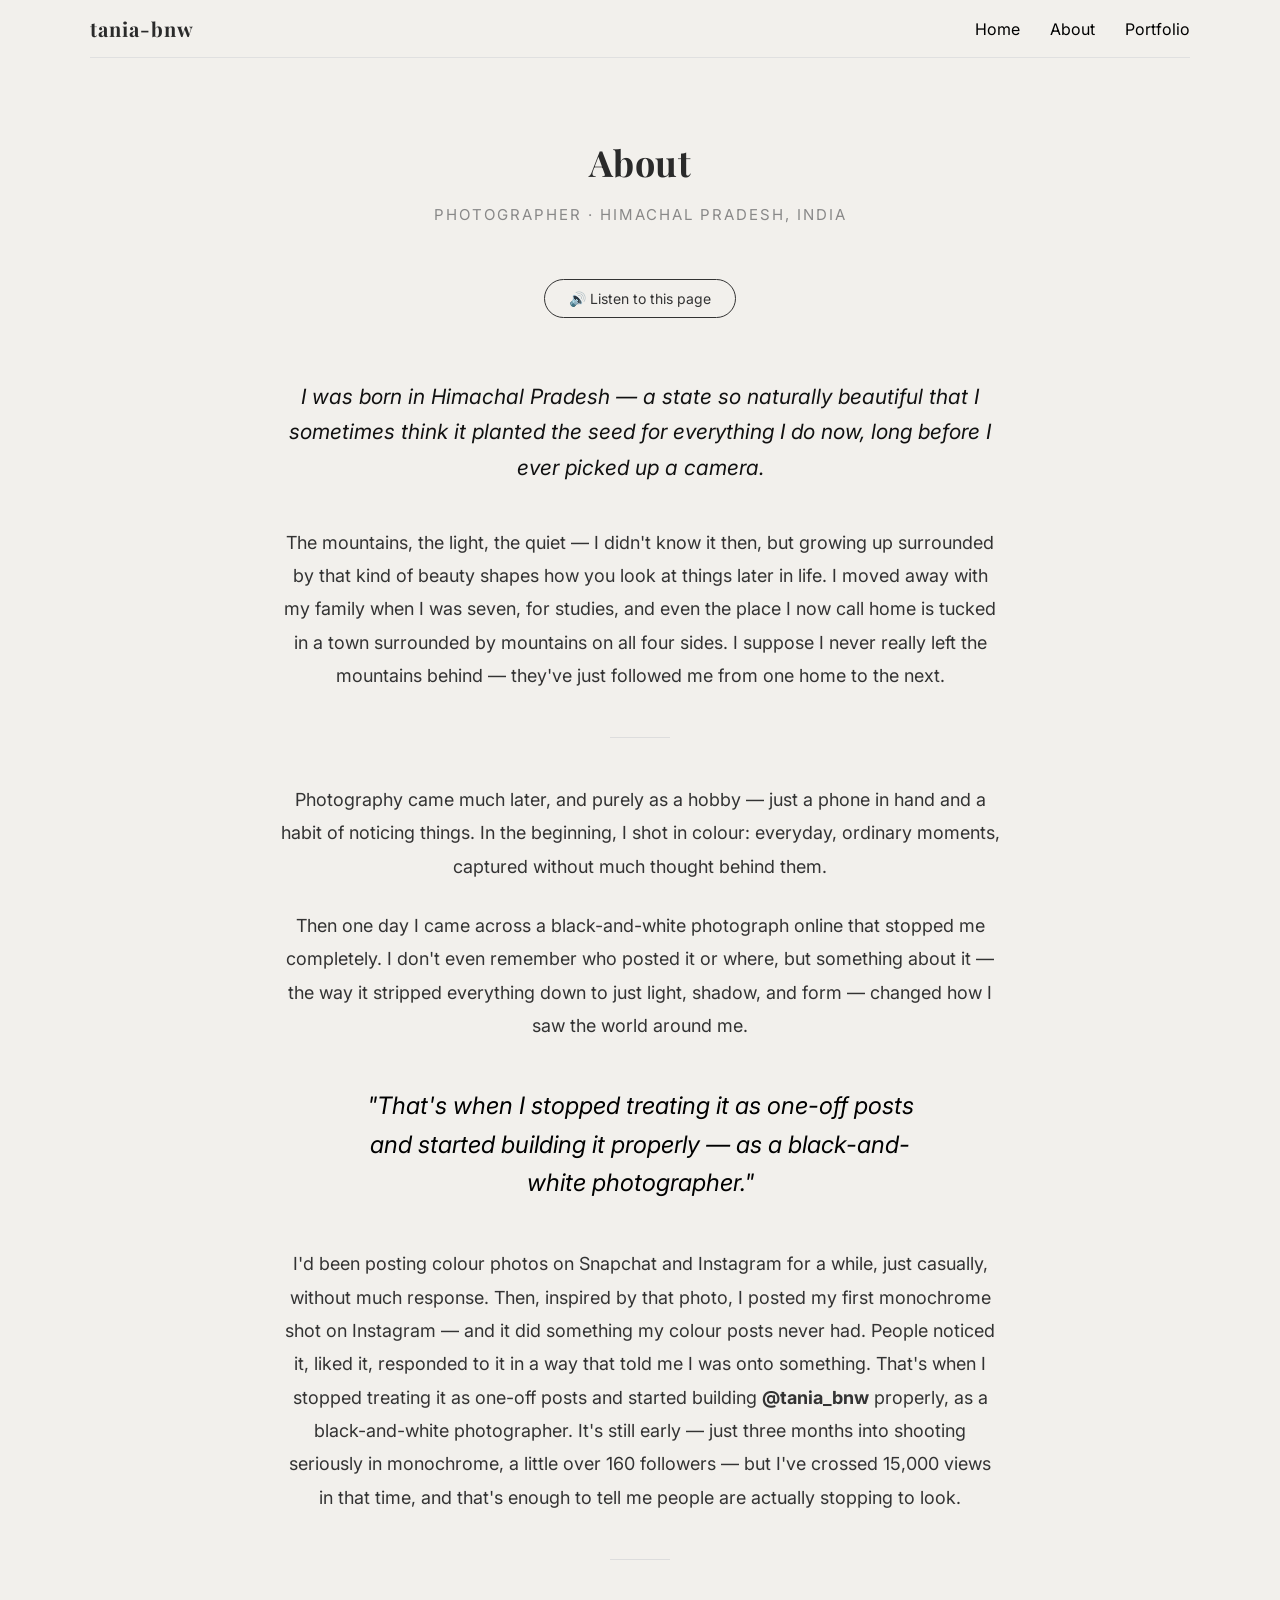
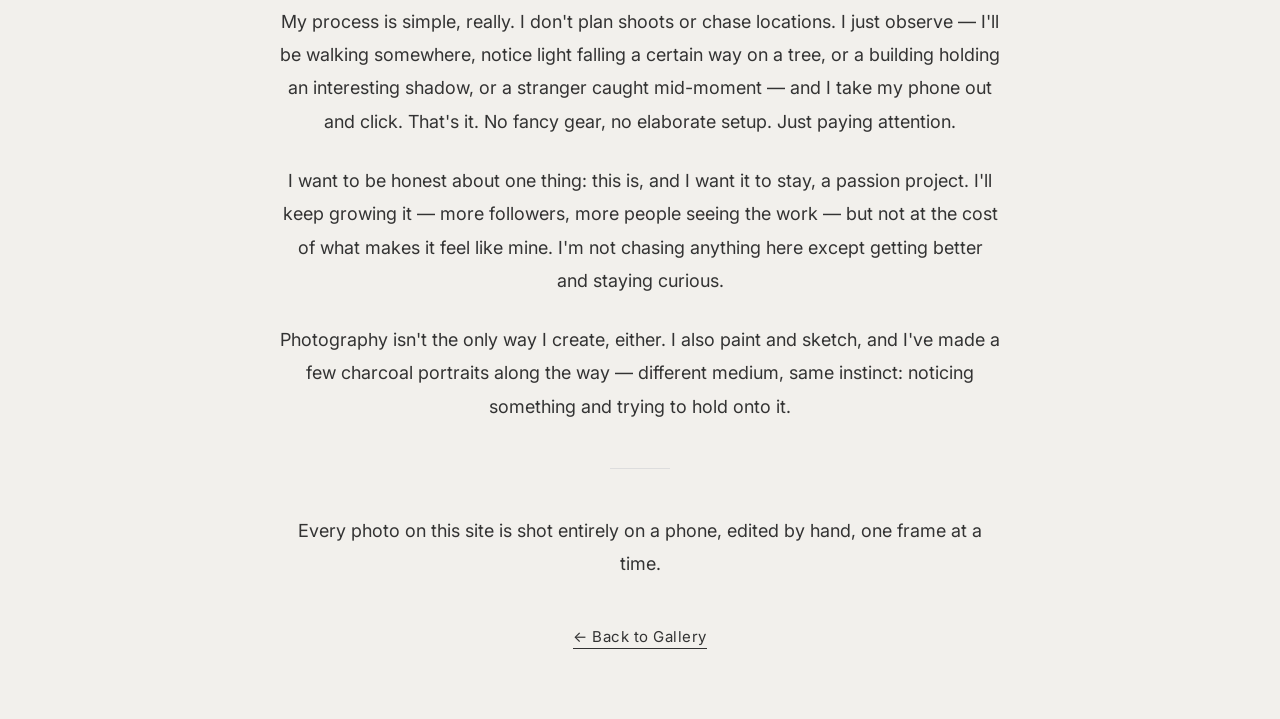
<file: about.html>
<!DOCTYPE html>
<html lang="en">
    <head>
        <meta charset="UTF-8">
        <meta name="viewport" content="width=device-width, initial-scale=1.0">
        <title>About | tania_bnw🖤</title>
        <link rel="preconnect" href="https://fonts.googleapis.com">
        <link rel="preconnect" href="https://fonts.gstatic.com" crossorigin>
        <link href="https://fonts.googleapis.com/css2?family=Playfair+Display:wght@400;600;700&family=Inter:wght@300;400;500&display=swap" rel="stylesheet"> 
        <link rel="stylesheet" href="style.css">
    </head>
    <body>

        <nav>
            <div class="logo">tania-bnw</div>
            <ul class="nav-links">
                <li><a href="imdex.html">Home</a></li>
                <li><a href="about.html">About</a></li>
                <li><a href="portfolio.html">Portfolio</a></li>
            </ul>
        </nav>

        <section id="about">
    <h2>About</h2>
    <p class="subtitle">Photographer · Himachal Pradesh, India</p>

    <button id="read-aloud-btn" class="read-btn">🔊 Listen to this page</button>
    
    <p class="lead">I was born in Himachal Pradesh — a state so naturally beautiful that I sometimes think it planted the seed for everything I do now, long before I ever picked up a camera.</p>

    <p>The mountains, the light, the quiet — I didn't know it then, but growing up surrounded by that kind of beauty shapes how you look at things later in life. I moved away with my family when I was seven, for studies, and even the place I now call home is tucked in a town surrounded by mountains on all four sides. I suppose I never really left the mountains behind — they've just followed me from one home to the next.</p>

    <hr class="divider">

    <p>Photography came much later, and purely as a hobby — just a phone in hand and a habit of noticing things. In the beginning, I shot in colour: everyday, ordinary moments, captured without much thought behind them.</p>

    <p>Then one day I came across a black-and-white photograph online that stopped me completely. I don't even remember who posted it or where, but something about it — the way it stripped everything down to just light, shadow, and form — changed how I saw the world around me.</p>

    <p class="pull">"That's when I stopped treating it as one-off posts and started building it properly — as a black-and-white photographer."</p>

    <p>I'd been posting colour photos on Snapchat and Instagram for a while, just casually, without much response. Then, inspired by that photo, I posted my first monochrome shot on Instagram — and it did something my colour posts never had. People noticed it, liked it, responded to it in a way that told me I was onto something. That's when I stopped treating it as one-off posts and started building <strong>@tania_bnw</strong> properly, as a black-and-white photographer. It's still early — just three months into shooting seriously in monochrome, a little over 160 followers — but I've crossed 15,000 views in that time, and that's enough to tell me people are actually stopping to look.</p>

    <hr class="divider">

    <p>My process is simple, really. I don't plan shoots or chase locations. I just observe — I'll be walking somewhere, notice light falling a certain way on a tree, or a building holding an interesting shadow, or a stranger caught mid-moment — and I take my phone out and click. That's it. No fancy gear, no elaborate setup. Just paying attention.</p>

    <p>I want to be honest about one thing: this is, and I want it to stay, a passion project. I'll keep growing it — more followers, more people seeing the work — but not at the cost of what makes it feel like mine. I'm not chasing anything here except getting better and staying curious.</p>

    <p>Photography isn't the only way I create, either. I also paint and sketch, and I've made a few charcoal portraits along the way — different medium, same instinct: noticing something and trying to hold onto it.</p>

    <hr class="divider">

    <p>Every photo on this site is shot entirely on a phone, edited by hand, one frame at a time.</p>

    <a class="back-link" href="index.html">← Back to Gallery</a>
    <script>
    const readBtn = document.getElementById('read-aloud-btn');
    const aboutText = document.getElementById('about').innerText;
    let utterance = null;

    readBtn.addEventListener('click', () => {
        if (speechSynthesis.speaking) {
            speechSynthesis.cancel();
            readBtn.classList.remove('reading');
            readBtn.textContent = '🔊 Listen to this page';
            return;
        }

        utterance = new SpeechSynthesisUtterance(aboutText);
        utterance.rate = 0.95;
        utterance.pitch = 1;

        utterance.onend = () => {
            readBtn.classList.remove('reading');
            readBtn.textContent = '🔊 Listen to this page';
        };

        speechSynthesis.speak(utterance);
        readBtn.classList.add('reading');
        readBtn.textContent = '⏸ Stop reading';
    });
</script>
</section>
    </body>
</html>
</file>
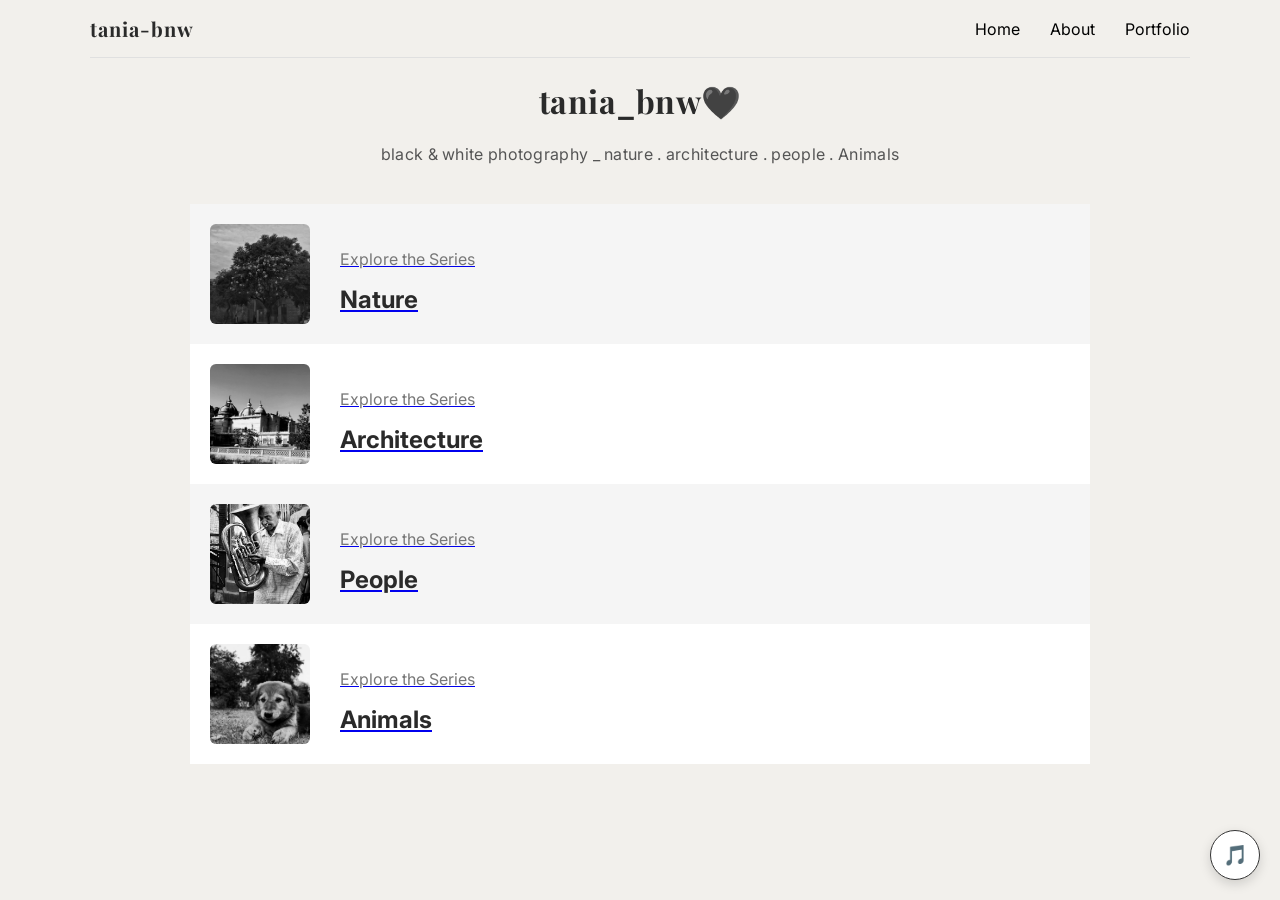
<file: portfolio.html>
<!DOCTYPE html>
<html lang="en">
<head>
    <meta charset="UTF-8">
    <meta name="viewport" content="width=device-width, initial-scale=1.0">
    <title>Portfolio | tania_bnw</title>
    <link rel="preconnect" href="https://fonts.googleapis.com">
    <link rel="preconnect" href="https://fonts.gstatic.com" crossorigin>
    <link href="https://fonts.googleapis.com/css2?family=Playfair+Display:wght@400;600;700&family=Inter:wght@300;400;500&display=swap" rel="stylesheet">
    <link rel="stylesheet" href="style.css">
</head>
<body>

    <nav>
        <div class="logo">tania-bnw</div>
        <ul class="nav-links">
            <li><a href="index.html">Home</a></li>
            <li><a href="about.html">About</a></li>
            <li><a href="portfolio.html">Portfolio</a></li>
            
        </ul>
    </nav>

    <header>
        <h1>tania_bnw🖤</h1>
        <p>black & white photography _ nature . architecture . people . Animals</p>
    </header>

    <section id="feature-list">
        <a class="feature-row" href="nature.html">
            <div class="feature-thumb">
                <img src="tania-bnw-portfolio/photo1.jpeg" alt="Nature photography">
            </div>
            <div class="feature-text">
                <p class="feature-tag">Explore the Series</p>
                <h3 class="feature-title">Nature</h3>
            </div>
        </a>

        <a class="feature-row" href="architecture.html">
            <div class="feature-thumb">
                <img src="tania-bnw-portfolio/photo2.jpeg" alt="Architecture photography">
            </div>
            <div class="feature-text">
                <p class="feature-tag">Explore the Series</p>
                <h3 class="feature-title">Architecture</h3>
            </div>
        </a>

        <a class="feature-row" href="people.html">
            <div class="feature-thumb">
                <img src="tania-bnw-portfolio/photo39.jpeg" alt="Portrait photography">
            </div>
            <div class="feature-text">
                <p class="feature-tag">Explore the Series</p>
                <h3 class="feature-title">People</h3>
            </div>
        </a>
        <a class="feature-row" href="animals.html">
            <div class="feature-thumb">
                <img src="tania-bnw-portfolio/photo72.jpeg" alt="Portrait photography">
            </div>
            <div class="feature-text">
                <p class="feature-tag">Explore the Series</p>
                <h3 class="feature-title">Animals</h3>
            </div>
        </a>
    </section>

    <div id="music-toggle">
        <audio id="bg-music" loop>
            <source src="tania-bnw-portfolio/theme.mp3" type="audio/mpeg">
        </audio>
        <button id="music-btn">🎵</button>
    </div>

    <script>
    const bgMusic = document.getElementById('bg-music');
    const musicBtn = document.getElementById('music-btn');

    const savedTime = localStorage.getItem('musicTime');
    const wasPlaying = localStorage.getItem('musicOn') === 'true';

    bgMusic.addEventListener('loadedmetadata', () => {
        if (savedTime) {
            bgMusic.currentTime = parseFloat(savedTime);
        }
        if (wasPlaying) {
            bgMusic.play().catch(() => {});
            musicBtn.classList.add('playing');
        }
    });

    musicBtn.addEventListener('click', () => {
        if (bgMusic.paused) {
            bgMusic.play();
            musicBtn.classList.add('playing');
            localStorage.setItem('musicOn', 'true');
        } else {
            bgMusic.pause();
            musicBtn.classList.remove('playing');
            localStorage.setItem('musicOn', 'false');
        }
    });

    bgMusic.addEventListener('timeupdate', () => {
        localStorage.setItem('musicTime', bgMusic.currentTime);
    });

    window.addEventListener('beforeunload', () => {
        localStorage.setItem('musicTime', bgMusic.currentTime);
    });
</script>
</body>
</html>
</file>
<file: style.css>
body {
    max-width: 1100px;
    margin: 0 auto;
    padding: 0 20px;
    font-family: "Inter", sans-serif;
    text-align: center;
    background: #f2f0ec;
    color: #2a2a2a;
}

h1, h2, .logo {
    font-family: 'Playfair Display', serif;
    letter-spacing: 0.5px;
}

header p {
    font-size: 16px;
    letter-spacing: 0.3px;
    color: #555;
}

nav {
    display: flex;
    justify-content: space-between;
    align-items: center;
    padding: 15px 0;
    border-bottom: 1px solid #e0e0e0;
    margin-bottom: 10px;
}

.logo {
    font-weight: bold;
    font-size: 20px;
    letter-spacing: 1px;
}

.nav-links {
    list-style: none;
    display: flex;
    gap: 30px;
    margin: 0;
    padding: 0;
}

.nav-links li {
    list-style: none !important;
}

.nav-links a {
    text-decoration: none;
    color: #000;
    font-size: 16px;
    transition: color 0.2s ease;
}

.nav-links a:hover {
    color: #999;
}



#hero {
    position: relative;
    width: 100%;
    height: 70vh;
    overflow: hidden;
    margin-bottom: 40px;
}

.hero-img {
    width: 100%;
    height: 100%;
    object-fit: cover;
    filter: brightness(0.55);
}

.hero-overlay {
    position: absolute;
    top: 50%;
    left: 50%;
    transform: translate(-50%, -50%);
    text-align: center;
    color: #fff;
    width: 90%;
    animation: fadeIn 1.2s ease;
}

.hero-overlay h1 {
    font-size: 48px;
    margin-bottom: 12px;
}

.hero-overlay p {
    font-size: 17px;
    letter-spacing: 0.5px;
    margin-bottom: 24px;
}

.hero-btn {
    display: inline-block;
    padding: 12px 30px;
    border: 1px solid #fff;
    border-radius: 30px;
    color: #fff;
    text-decoration: none;
    font-size: 15px;
    transition: all 0.2s ease;
}

.hero-btn:hover {
    background: #fff;
    color: #000;
}

@keyframes fadeIn {
    from { opacity: 0; transform: translate(-50%, -45%); }
    to { opacity: 1; transform: translate(-50%, -50%); }
}



#photo-gallery h2 {
    grid-column: 1 / -1;
    text-align: center;
    font-size: 32px;
    margin-bottom: 20px;
}

#photo-gallery {
    display: grid;
    grid-template-columns: repeat(6, 1fr);
    gap: 30px;
    padding: 20px;
    align-items: start;
}

#photo-gallery .photo-item {
    grid-column: span 2;
    cursor: pointer;
    background: #fff;
    padding: 10px;
    border: none;
    border-radius: 10px;
    box-shadow: 0 8px 24px rgba(0, 0, 0, 0.12);
    transition: box-shadow 0.3s ease, transform 0.3s ease;
    position: relative;
    overflow: hidden;
}

#photo-gallery .photo-item:nth-of-type(1),
#photo-gallery .photo-item:nth-of-type(2) {
    grid-column: span 3;
}

#photo-gallery .photo-item:hover {
    box-shadow: 0 14px 32px rgba(0, 0, 0, 0.18);
    transform: translateY(-4px);
}

#photo-gallery img {
    width: 100%;
    height: 280px;
    object-fit: cover;
    object-position: center center;
    border-radius: 4px;
    display: block;
    transition: transform 0.3s ease;
}

#photo-gallery .photo-item:nth-of-type(1) img,
#photo-gallery .photo-item:nth-of-type(2) img {
    height: 380px;
}

#photo-gallery .photo-item:nth-of-type(1) img {
    object-position: center bottom;
}

#photo-gallery .photo-item:nth-of-type(3) img {
    object-position: center top;
}

#photo-gallery img:hover {
    transform: scale(1.02);
}



#lightbox {
    display: none;
    position: fixed;
    top: 0;
    left: 0;
    width: 100%;
    height: 100%;
    background: rgba(0, 0, 0, 0.85);
    backdrop-filter: blur(6px);
    z-index: 999;
    justify-content: center;
    align-items: center;
    flex-direction: column;
}

#lightbox.active {
    display: flex;
}

#lightbox-img {
    max-width: 85%;
    max-height: 75vh;
    border-radius: 6px;
}

#lightbox-close {
    position: absolute;
    top: 30px;
    right: 40px;
    font-size: 40px;
    color: white;
    cursor: pointer;
}

#lightbox-insta {
    margin-top: 16px;
    color: white;
    text-decoration: underline;
    font-size: 16px;
}



#about {
    max-width: 720px;
    margin: 0 auto;
    padding: 40px 20px 70px;
    text-align: center;
}

#about h2 {
    font-size: 36px;
    margin-bottom: 8px;
    letter-spacing: 0.5px;
}

#about .subtitle {
    font-size: 15px;
    letter-spacing: 2px;
    text-transform: uppercase;
    color: #888;
    margin-bottom: 50px;
}

#about p {
    font-size: 18px;
    line-height: 1.85;
    margin-bottom: 26px;
    color: #333;
    text-align: center;
}

#about p.lead {
    font-size: 21px;
    font-style: italic;
    color: #111;
    line-height: 1.7;
    margin-bottom: 40px;
}

#about p.pull {
    font-size: 24px;
    font-style: italic;
    color: #000;
    margin: 45px auto;
    max-width: 560px;
    line-height: 1.6;
}

#about hr.divider {
    border: none;
    border-top: 1px solid #ddd;
    width: 60px;
    margin: 45px auto;
}

#about a.back-link {
    display: inline-block;
    margin-top: 20px;
    color: #333;
    text-decoration: none;
    font-size: 15px;
    letter-spacing: 0.5px;
    border-bottom: 1px solid #333;
    padding-bottom: 2px;
    transition: opacity 0.2s ease;
}

#about a.back-link:hover {
    opacity: 0.6;
}



#feature-list {
    max-width: 900px;
    margin: 40px auto 0;
    text-align: left;
}

.feature-row {
    display: flex;
    flex-wrap: nowrap;
    align-items: center;
    gap: 30px;
    padding: 20px;
    cursor: pointer;
    transition: opacity 0.2s ease;
}

.feature-row:hover {
    opacity: 0.7;
}

.feature-row:nth-child(odd) {
    background: #f5f5f5;
}

.feature-row:nth-child(even) {
    background: #ffffff;
}

.feature-thumb {
    flex: 0 0 100px;
    width: 100px;
    height: 100px;
    overflow: hidden;
    border-radius: 6px;
}

.feature-thumb img {
    width: 100%;
    height: 100%;
    object-fit: cover;
    display: block;
}

.feature-text {
    flex: 1 1 auto;
    min-width: 0;
}

.feature-tag {
    color: #777;
}

.feature-title {
    font-size: 24px;
    font-weight: bold;
    margin: 0;
}

.feature-title,
.feature-title a {
    color: #2a2a2a;
    text-decoration: none;
}

.feature-row:hover .feature-title {
    color: #000;
}



#portfolio-filters {
    margin: 30px 0 10px;
}

.filter-btn {
    display: inline-block;
    text-decoration: none;
    background: none;
    border: 1px solid #333;
    color: #333;
    padding: 8px 20px;
    margin: 0 6px;
    border-radius: 20px;
    font-family: Georgia, serif;
    font-size: 15px;
    cursor: pointer;
    transition: all 0.2s ease;
}

.filter-btn:hover {
    background: #333;
    color: #fff;
}

.filter-btn.active {
    background: #333;
    color: #fff;
}



#portfolio-grid {
    column-count: 4;
    column-gap: 30px;
    padding: 20px;
}

#portfolio-grid .photo-item {
    break-inside: avoid;
    margin-bottom: 30px;
    cursor: pointer;
    background: #fff;
    padding: 10px;
    border-radius: 10px;
    box-shadow: 0 8px 24px rgba(0, 0, 0, 0.12);
    transition: box-shadow 0.3s ease, transform 0.3s ease;
}

#portfolio-grid .photo-item:hover {
    box-shadow: 0 14px 32px rgba(0, 0, 0, 0.18);
    transform: translateY(-4px);
}

#portfolio-grid img {
    width: 100%;
    height: auto;
    border-radius: 4px;
    display: block;
    transition: transform 0.3s ease;
}

#portfolio-grid img:hover {
    transform: scale(1.02);
}


#insta-cta {
    text-align: center;
    margin: 50px 0;
}

.insta-button {
    display: inline-block;
    padding: 14px 32px;
    border: 1px solid #333;
    border-radius: 30px;
    text-decoration: none;
    color: #333;
    font-size: 16px;
    transition: all 0.2s ease;
}

.insta-button:hover {
    background: #333;
    color: #fff;
}

#music-toggle {
    position: fixed;
    bottom: 20px;
    right: 20px;
    z-index: 500;
}

#music-btn {
    width: 50px;
    height: 50px;
    border-radius: 50%;
    border: 1px solid #333;
    background: #fff;
    font-size: 20px;
    cursor: pointer;
    box-shadow: 0 4px 12px rgba(0, 0, 0, 0.15);
}

#music-btn.playing {
    background: #333;
    color: #fff;
}

.read-btn {
    background: none;
    border: 1px solid #333;
    color: #333;
    padding: 10px 24px;
    border-radius: 30px;
    font-family: 'Inter', sans-serif;
    font-size: 14px;
    cursor: pointer;
    margin-bottom: 40px;
    transition: all 0.2s ease;
}

.read-btn:hover {
    background: #333;
    color: #fff;
}



@media (max-width: 700px) {
    body {
        padding: 0 12px;
    }

    nav {
        flex-direction: column;
        gap: 10px;
    }

    .nav-links {
        gap: 18px;
    }

    #hero {
        height: 45vh;
    }

    .hero-overlay h1 {
        font-size: 30px;
    }

    .hero-overlay p {
        font-size: 14px;
    }

    #photo-gallery {
        grid-template-columns: repeat(2, 1fr);
        gap: 16px;
        padding: 10px;
    }

    #photo-gallery .photo-item {
        grid-column: span 2 !important;
    }

    #photo-gallery img {
        height: 220px !important;
    }

    #portfolio-grid {
        column-count: 2 !important;
        column-gap: 16px !important;
        padding: 10px;
    }

    .feature-row {
        gap: 16px;
        padding: 14px 10px;
    }

    .feature-thumb {
        flex-basis: 70px;
        width: 70px;
        height: 70px;
    }

    .feature-title {
        font-size: 20px;
    }

    #about {
        padding: 20px 10px 50px;
    }

    #about p, #about p.lead, #about p.pull {
        font-size: 16px;
    }

    #portfolio-filters {
        display: flex;
        flex-wrap: wrap;
        justify-content: center;
        gap: 8px;
    }

    .filter-btn {
        margin: 0;
        padding: 6px 16px;
        font-size: 14px;
    }
}
</file>
